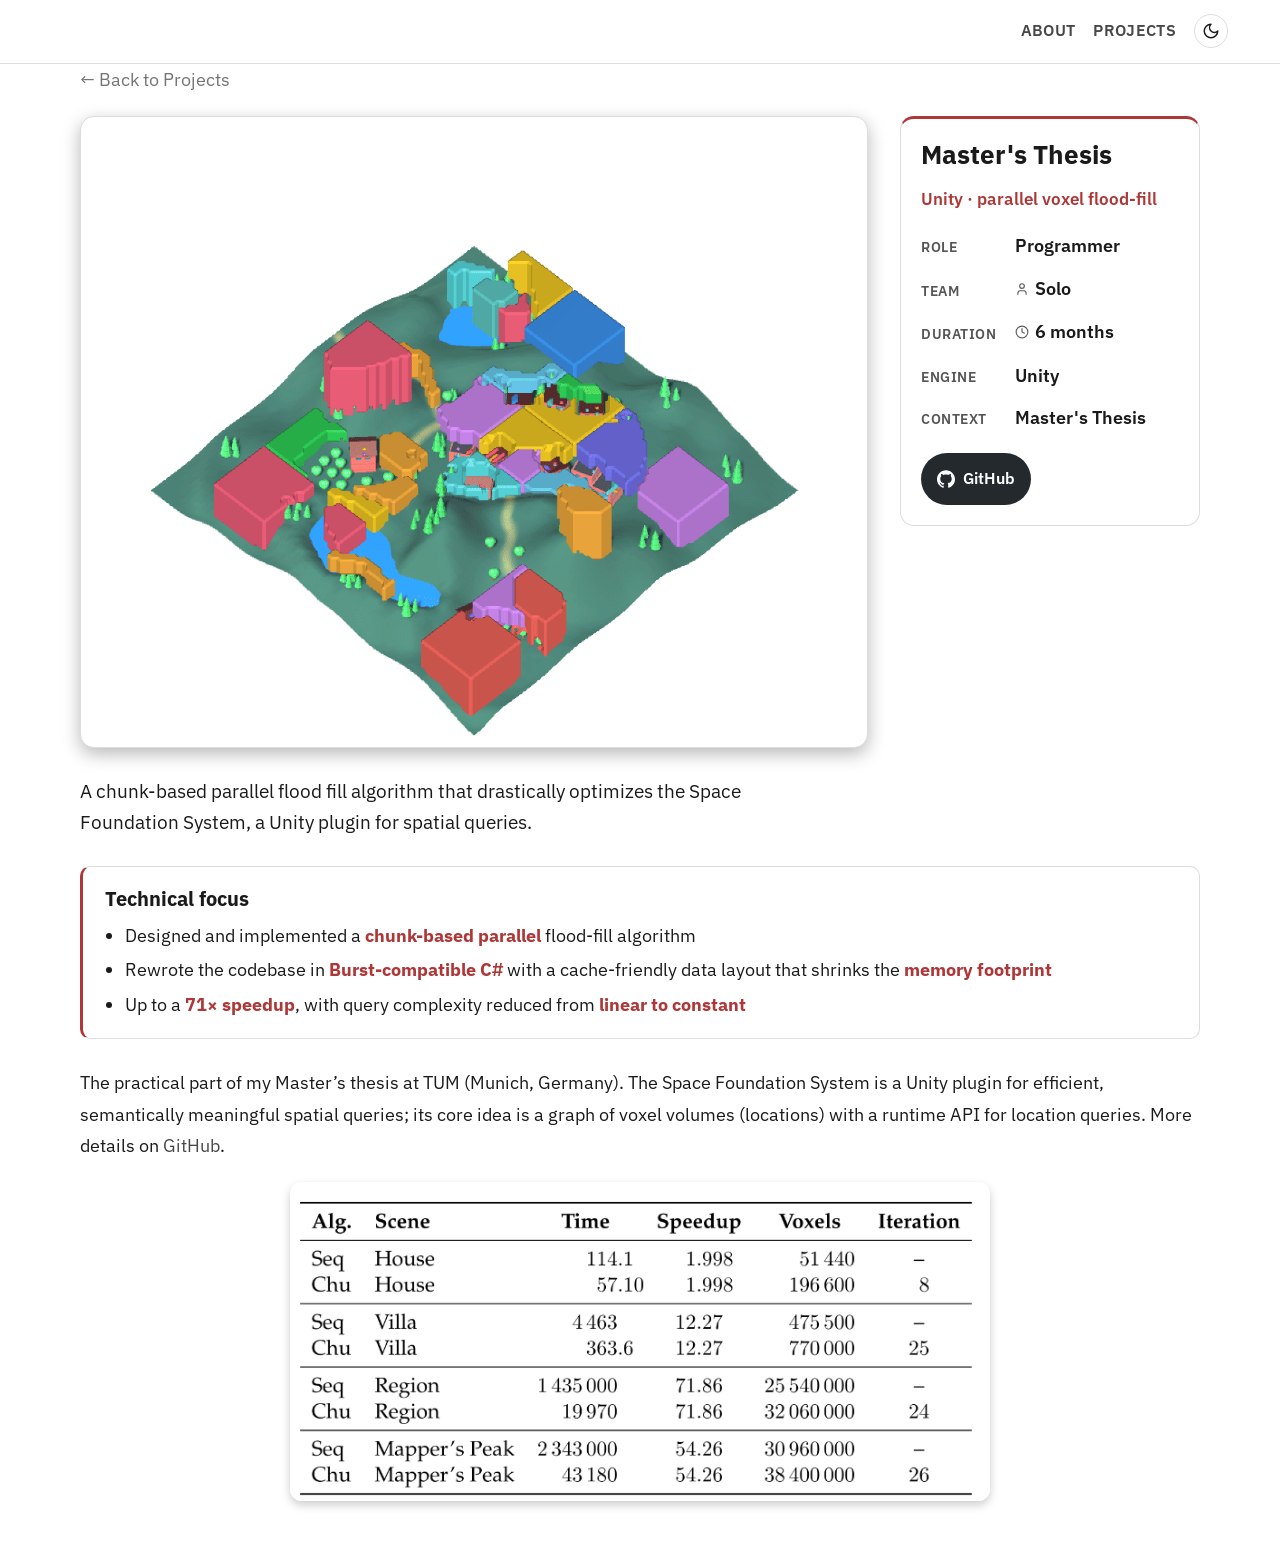
<file: engineering/sfs-thesis/index.html>
<!DOCTYPE html><html lang="en"> <head><meta charset="utf-8"><meta name="viewport" content="width=device-width,initial-scale=1.0"><link rel="icon" href="/favicon.ico"><link href="https://fonts.googleapis.com/css2?family=IBM+Plex+Sans:wght@300;400;500;600;700&display=swap" rel="stylesheet"><script>
      // No-flash theme boot: localStorage > system preference > dark (default).
      (function () {
        const stored = localStorage.getItem('theme');
        const systemLight = window.matchMedia('(prefers-color-scheme: light)').matches;
        const theme = stored ?? (systemLight ? 'light' : 'dark');
        if (theme === 'light') document.documentElement.dataset.theme = 'light';
      })();
    </script><title>Master&#39;s Thesis · Jonathan Bucher</title><meta name="description" content="A chunk-based parallel flood fill algorithm that drastically optimizes the Space Foundation System, a Unity plugin for spatial queries."><meta property="og:title" content="Jonathan Bucher"><meta property="og:description" content="Software engineer &#38; game enthusiast passionate about graphics, performance, and creative tech."><meta property="og:url" content="https://sternfruchtschnuppe.github.io/engineering/sfs-thesis/"><meta property="og:image" content="/img/pp-final-round.png"><style>:root{--bg: #1c1c1c;--bg-alt: #232323;--bg-elevated: #2a2a2a;--text: #e6e6e6;--text-muted: #a8a8a8;--border: #3a3a3a;--link: var(--text);--max-width: 1200px;--font-sans: "IBM Plex Sans", Helvetica, Arial, sans-serif;--header-height: 64px;color-scheme:dark}:root[data-theme=light]{--bg: #ffffff;--bg-alt: #f5f5f5;--bg-elevated: #ffffff;--text: #1a1a1a;--text-muted: #555555;--border: #dddddd;--link: #1a1a1a;color-scheme:light}*{box-sizing:border-box}html{scroll-behavior:smooth}body{margin:0;background-color:var(--bg);color:var(--text);font-family:var(--font-sans);font-size:1.1em;line-height:1.6em;font-weight:400;-webkit-font-smoothing:antialiased;-moz-osx-font-smoothing:grayscale;transition:background-color .2s ease,color .2s ease;overflow-x:clip}h1,h2,h3,h4,h5{text-align:left;color:var(--text);font-family:var(--font-sans);font-weight:700;line-height:1.2em;margin:0}h1{font-size:2.5em;margin-bottom:12px;line-height:1.1em}h2{font-size:1.8em;margin-bottom:24px}a{color:var(--link);text-decoration:none;opacity:.8}a:hover{opacity:1}img,video{max-width:100%}.container{width:100%;max-width:var(--max-width);margin:0 auto;padding:12px}section[id]{scroll-margin-top:calc(var(--header-height) + 12px)}.section{padding:60px 12px}.section--alt{background-color:var(--bg-alt)}@media only screen and (min-width:620px){body{line-height:1.8em}.container{padding:0 40px}.section{padding:80px 40px}}.paragraph{margin:0 0 20px}.paragraph.center,.center{text-align:center}.image-single{display:flex;justify-content:center;margin:20px 0}.image-single img,.image-single video{border-radius:12px;max-width:700px;width:100%;height:auto;box-shadow:0 4px 10px #0003}.image-single iframe.youtube{width:100%;max-width:700px;aspect-ratio:16 / 9;border:0;border-radius:12px;box-shadow:0 4px 10px #0003}.image-gallery-portrait{display:flex;justify-content:center;flex-wrap:wrap;gap:15px;max-width:700px;margin:20px auto}.image-gallery-portrait img,.image-gallery-portrait video{border-radius:12px;max-width:220px;width:100%;height:auto;box-shadow:0 4px 10px #0003;flex:1 1 220px}.image-gallery-landscape{display:flex;justify-content:center;flex-wrap:wrap;gap:15px;max-width:900px;margin:20px auto}.image-gallery-landscape img,.image-gallery-landscape video{border-radius:12px;max-width:400px;width:100%;height:auto;box-shadow:0 4px 10px #0003;flex:1 1 300px}ul{line-height:1.7em}.header[data-astro-cid-3ef6ksr2]{position:sticky;top:0;z-index:50;height:var(--header-height);background-color:color-mix(in srgb,var(--bg) 85%,transparent);backdrop-filter:blur(8px);border-bottom:1px solid var(--border)}.header-inner[data-astro-cid-3ef6ksr2]{max-width:var(--max-width);margin:0 auto;height:100%;padding:0 12px;display:flex;align-items:center;justify-content:flex-end;gap:16px}.nav-bar[data-astro-cid-3ef6ksr2]{display:flex;align-items:center;gap:18px}.nav-link[data-astro-cid-3ef6ksr2]{text-transform:uppercase;font-size:.9em;font-weight:600;letter-spacing:.02em;white-space:nowrap;padding:4px 0;border-bottom:2px solid transparent}.nav-link[data-astro-cid-3ef6ksr2].active{border-bottom-color:var(--text);opacity:1}.theme-toggle[data-astro-cid-3ef6ksr2]{display:inline-flex;align-items:center;justify-content:center;width:34px;height:34px;border:1px solid var(--border);border-radius:9999px;background:transparent;color:var(--text);cursor:pointer}.theme-toggle[data-astro-cid-3ef6ksr2]:hover{opacity:.8}.theme-icon--sun[data-astro-cid-3ef6ksr2]{display:inline-flex}.theme-icon--moon[data-astro-cid-3ef6ksr2]{display:none}:root[data-theme=light] .theme-icon--sun[data-astro-cid-3ef6ksr2]{display:none}:root[data-theme=light] .theme-icon--moon[data-astro-cid-3ef6ksr2]{display:inline-flex}@media only screen and (max-width:619px){.nav-link[data-astro-cid-3ef6ksr2]{font-size:.8em}.nav-bar[data-astro-cid-3ef6ksr2]{gap:12px}}
.project-detail[data-astro-cid-ovdrvj3f]{margin-bottom:40px}.hero[data-astro-cid-ovdrvj3f]{display:grid;grid-template-columns:1fr;gap:24px;align-items:start;margin-bottom:28px}@media only screen and (min-width:820px){.hero[data-astro-cid-ovdrvj3f]{grid-template-columns:minmax(0,1fr) 300px;gap:32px}}.hero-media[data-astro-cid-ovdrvj3f]{border-radius:14px;overflow:hidden;box-shadow:0 6px 18px #00000047;border:1px solid var(--border);background:var(--bg-elevated);line-height:0}.hero-media[data-astro-cid-ovdrvj3f] img,.hero-media[data-astro-cid-ovdrvj3f] video{display:block;width:100%;max-height:70vh;height:auto;object-fit:contain}.hero-media[data-astro-cid-ovdrvj3f] iframe.youtube{display:block;width:100%;aspect-ratio:16 / 9;border:0;min-height:280px}.hero-info[data-astro-cid-ovdrvj3f]{display:flex;flex-direction:column;gap:14px;padding:20px;background:var(--bg-elevated);border:1px solid var(--border);border-top:3px solid var(--accent);border-radius:14px}.project-title[data-astro-cid-ovdrvj3f]{font-size:1.5em;line-height:1.2;color:var(--text);margin:0}.project-subtitle[data-astro-cid-ovdrvj3f]{margin:0;color:var(--accent);font-weight:600;font-size:.95em}.meta-list[data-astro-cid-ovdrvj3f]{margin:0;display:flex;flex-direction:column;gap:10px}.meta-row[data-astro-cid-ovdrvj3f]{display:grid;grid-template-columns:84px 1fr;gap:10px;align-items:baseline}.meta-list[data-astro-cid-ovdrvj3f] dt[data-astro-cid-ovdrvj3f]{color:var(--text-muted);font-size:.82em;font-weight:600;text-transform:uppercase;letter-spacing:.04em}.meta-list[data-astro-cid-ovdrvj3f] dd[data-astro-cid-ovdrvj3f]{margin:0;color:var(--text);font-weight:600;display:flex;align-items:center;gap:6px}.meta-list[data-astro-cid-ovdrvj3f] dd[data-astro-cid-ovdrvj3f] svg{opacity:.7}.links[data-astro-cid-ovdrvj3f]{display:flex;flex-wrap:wrap;gap:8px;margin-top:4px}.btn[data-astro-cid-ovdrvj3f]{display:inline-flex;align-items:center;gap:8px;padding:8px 14px;border-radius:9999px;font-size:.9em;font-weight:600;text-decoration:none;border:2px solid transparent;color:#fff;opacity:1;transition:.15s ease}.btn[data-astro-cid-ovdrvj3f]:hover{opacity:.9}.github-btn[data-astro-cid-ovdrvj3f]{background:#24292e}.itch-btn[data-astro-cid-ovdrvj3f]{background:#fa5c5c}.demo-btn[data-astro-cid-ovdrvj3f]{background:var(--accent)}.lead[data-astro-cid-ovdrvj3f]{margin:0 0 28px;font-size:1.1em;line-height:1.6;max-width:760px}.highlights[data-astro-cid-ovdrvj3f]{margin:0 0 28px;padding:20px 22px;background:var(--bg-elevated);border:1px solid var(--border);border-left:3px solid var(--accent);border-radius:10px}.highlights[data-astro-cid-ovdrvj3f] h2[data-astro-cid-ovdrvj3f]{font-size:1.15em;margin:0 0 12px;color:var(--text)}.highlights[data-astro-cid-ovdrvj3f] ul[data-astro-cid-ovdrvj3f]{margin:0;padding-left:20px;display:flex;flex-direction:column;gap:8px}.highlights[data-astro-cid-ovdrvj3f] li[data-astro-cid-ovdrvj3f]{line-height:1.5}.highlights[data-astro-cid-ovdrvj3f] strong{color:var(--accent)}.project-body[data-astro-cid-ovdrvj3f]{margin-top:8px}
.back-link[data-astro-cid-knrow3ug]{display:inline-block;margin-bottom:20px;opacity:.6}.back-link[data-astro-cid-knrow3ug]:hover{opacity:1}
</style></head> <body> <header class="header" data-astro-cid-3ef6ksr2> <div class="header-inner" data-astro-cid-3ef6ksr2> <nav class="nav-bar" data-astro-cid-3ef6ksr2> <a href="/#about" class="nav-link" data-astro-cid-3ef6ksr2> About </a><a href="/#projects" class="nav-link" data-astro-cid-3ef6ksr2> Projects </a> <button id="theme-toggle" class="theme-toggle" type="button" aria-label="Toggle dark mode" title="Toggle dark mode" data-astro-cid-3ef6ksr2> <span class="theme-icon theme-icon--moon" data-astro-cid-3ef6ksr2><svg xmlns="http://www.w3.org/2000/svg" width="18" height="18" viewBox="0 0 24 24" fill="none" stroke="currentColor" stroke-width="2" stroke-linecap="round" stroke-linejoin="round" aria-hidden="true"><path d="M12 3a6 6 0 0 0 9 9 9 9 0 1 1-9-9Z"/></svg></span> <span class="theme-icon theme-icon--sun" data-astro-cid-3ef6ksr2><svg xmlns="http://www.w3.org/2000/svg" width="18" height="18" viewBox="0 0 24 24" fill="none" stroke="currentColor" stroke-width="2" stroke-linecap="round" stroke-linejoin="round" aria-hidden="true"><circle cx="12" cy="12" r="4"/><path d="M12 2v2"/><path d="M12 20v2"/><path d="m4.93 4.93 1.41 1.41"/><path d="m17.66 17.66 1.41 1.41"/><path d="M2 12h2"/><path d="M20 12h2"/><path d="m6.34 17.66-1.41 1.41"/><path d="m19.07 4.93-1.41 1.41"/></svg></span> </button> </nav> </div> </header> <script type="module">const s=document.getElementById("theme-toggle"),t=document.documentElement,a=localStorage.getItem("theme"),i=window.matchMedia("(prefers-color-scheme: light)").matches,o=a??(i?"light":"dark");o==="light"&&(t.dataset.theme="light");const h=()=>{const e=t.dataset.theme==="light";s?.setAttribute("aria-pressed",String(e))};h();s?.addEventListener("click",()=>{const e=t.dataset.theme==="light";e?delete t.dataset.theme:t.dataset.theme="light",localStorage.setItem("theme",e?"dark":"light"),h()});</script>  <main class="container">  <a class="back-link" href="/#projects" data-astro-cid-knrow3ug>← Back to Projects</a> <div class="project-detail" style="--accent:#ae3737" data-astro-cid-ovdrvj3f> <section class="hero" data-astro-cid-ovdrvj3f> <div class="hero-media" data-astro-cid-ovdrvj3f>  <img src="/img/projects/p_reg.gif" alt="Master's Thesis" data-astro-cid-ovdrvj3f>  </div> <aside class="hero-info" data-astro-cid-ovdrvj3f> <h1 class="project-title" data-astro-cid-ovdrvj3f>Master&#39;s Thesis</h1> <p class="project-subtitle" data-astro-cid-ovdrvj3f>Unity · parallel voxel flood-fill</p> <dl class="meta-list" data-astro-cid-ovdrvj3f> <div class="meta-row" data-astro-cid-ovdrvj3f> <dt data-astro-cid-ovdrvj3f>Role</dt> <dd data-astro-cid-ovdrvj3f>  <span data-astro-cid-ovdrvj3f>Programmer</span> </dd> </div><div class="meta-row" data-astro-cid-ovdrvj3f> <dt data-astro-cid-ovdrvj3f>Team</dt> <dd data-astro-cid-ovdrvj3f> <svg xmlns="http://www.w3.org/2000/svg" width="14" height="14" viewBox="0 0 24 24" fill="none" stroke="currentColor" stroke-width="2" stroke-linecap="round" stroke-linejoin="round" aria-hidden="true"><path d="M19 21v-2a4 4 0 0 0-4-4H9a4 4 0 0 0-4 4v2"/><circle cx="12" cy="7" r="4"/></svg> <span data-astro-cid-ovdrvj3f>Solo</span> </dd> </div><div class="meta-row" data-astro-cid-ovdrvj3f> <dt data-astro-cid-ovdrvj3f>Duration</dt> <dd data-astro-cid-ovdrvj3f> <svg xmlns="http://www.w3.org/2000/svg" width="14" height="14" viewBox="0 0 24 24" fill="none" stroke="currentColor" stroke-width="2" stroke-linecap="round" stroke-linejoin="round" aria-hidden="true"><circle cx="12" cy="12" r="10"/><polyline points="12 6 12 12 16 14"/></svg> <span data-astro-cid-ovdrvj3f>6 months</span> </dd> </div><div class="meta-row" data-astro-cid-ovdrvj3f> <dt data-astro-cid-ovdrvj3f>Engine</dt> <dd data-astro-cid-ovdrvj3f>  <span data-astro-cid-ovdrvj3f>Unity</span> </dd> </div><div class="meta-row" data-astro-cid-ovdrvj3f> <dt data-astro-cid-ovdrvj3f>Context</dt> <dd data-astro-cid-ovdrvj3f>  <span data-astro-cid-ovdrvj3f>Master&#39;s Thesis</span> </dd> </div> </dl> <div class="links" data-astro-cid-ovdrvj3f> <a class="btn github-btn" href="https://github.com/Sternfruchtschnuppe/Masters-Thesis-SFS-Chunked-Parallel" target="_blank" rel="noopener" data-astro-cid-ovdrvj3f> <svg xmlns="http://www.w3.org/2000/svg" width="18" height="18" viewBox="0 0 24 24" fill="currentColor" stroke="none" stroke-linecap="round" stroke-linejoin="round" aria-hidden="true"><path d="M12 .297c-6.63 0-12 5.373-12 12 0 5.303 3.438 9.8 8.205 11.385.6.113.82-.258.82-.577 0-.285-.01-1.04-.015-2.04-3.338.724-4.042-1.61-4.042-1.61C4.422 18.07 3.633 17.7 3.633 17.7c-1.087-.744.084-.729.084-.729 1.205.084 1.838 1.236 1.838 1.236 1.07 1.835 2.809 1.305 3.495.998.108-.776.417-1.305.76-1.605-2.665-.3-5.466-1.332-5.466-5.93 0-1.31.465-2.38 1.235-3.22-.135-.303-.54-1.523.105-3.176 0 0 1.005-.322 3.3 1.23.96-.267 1.98-.399 3-.405 1.02.006 2.04.138 3 .405 2.28-1.552 3.285-1.23 3.285-1.23.645 1.653.24 2.873.12 3.176.765.84 1.23 1.91 1.23 3.22 0 4.61-2.805 5.625-5.475 5.92.42.36.81 1.096.81 2.22 0 1.606-.015 2.896-.015 3.286 0 .315.21.69.825.57C20.565 22.092 24 17.592 24 12.297c0-6.627-5.373-12-12-12"/></svg> GitHub
</a>   </div> </aside> </section> <p class="lead" data-astro-cid-ovdrvj3f>A chunk-based parallel flood fill algorithm that drastically optimizes the Space Foundation System, a Unity plugin for spatial queries.</p> <section class="highlights" data-astro-cid-ovdrvj3f> <h2 data-astro-cid-ovdrvj3f>Technical focus</h2> <ul data-astro-cid-ovdrvj3f> <li data-astro-cid-ovdrvj3f>Designed and implemented a <strong>chunk-based parallel</strong> flood-fill algorithm</li><li data-astro-cid-ovdrvj3f>Rewrote the codebase in <strong>Burst-compatible C#</strong> with a cache-friendly data layout that shrinks the <strong>memory footprint</strong></li><li data-astro-cid-ovdrvj3f>Up to a <strong>71× speedup</strong>, with query complexity reduced from <strong>linear to constant</strong></li> </ul> </section> <div class="project-body" data-astro-cid-ovdrvj3f>  <div class="paragraph"><p>The practical part of my Master’s thesis at TUM (Munich, Germany). The Space Foundation System is a Unity plugin for efficient, semantically meaningful spatial queries; its core idea is a graph of voxel volumes (locations) with a runtime API for location queries. More details on <a href="https://github.com/Sternfruchtschnuppe/Masters-Thesis-SFS-Chunked-Parallel">GitHub</a>.</p></div>
<div class="image-single"><img src="/img/projects/sfs-bench.png" alt="SFS benchmark"/></div>  </div> </div>   </main> </body></html>
</file>
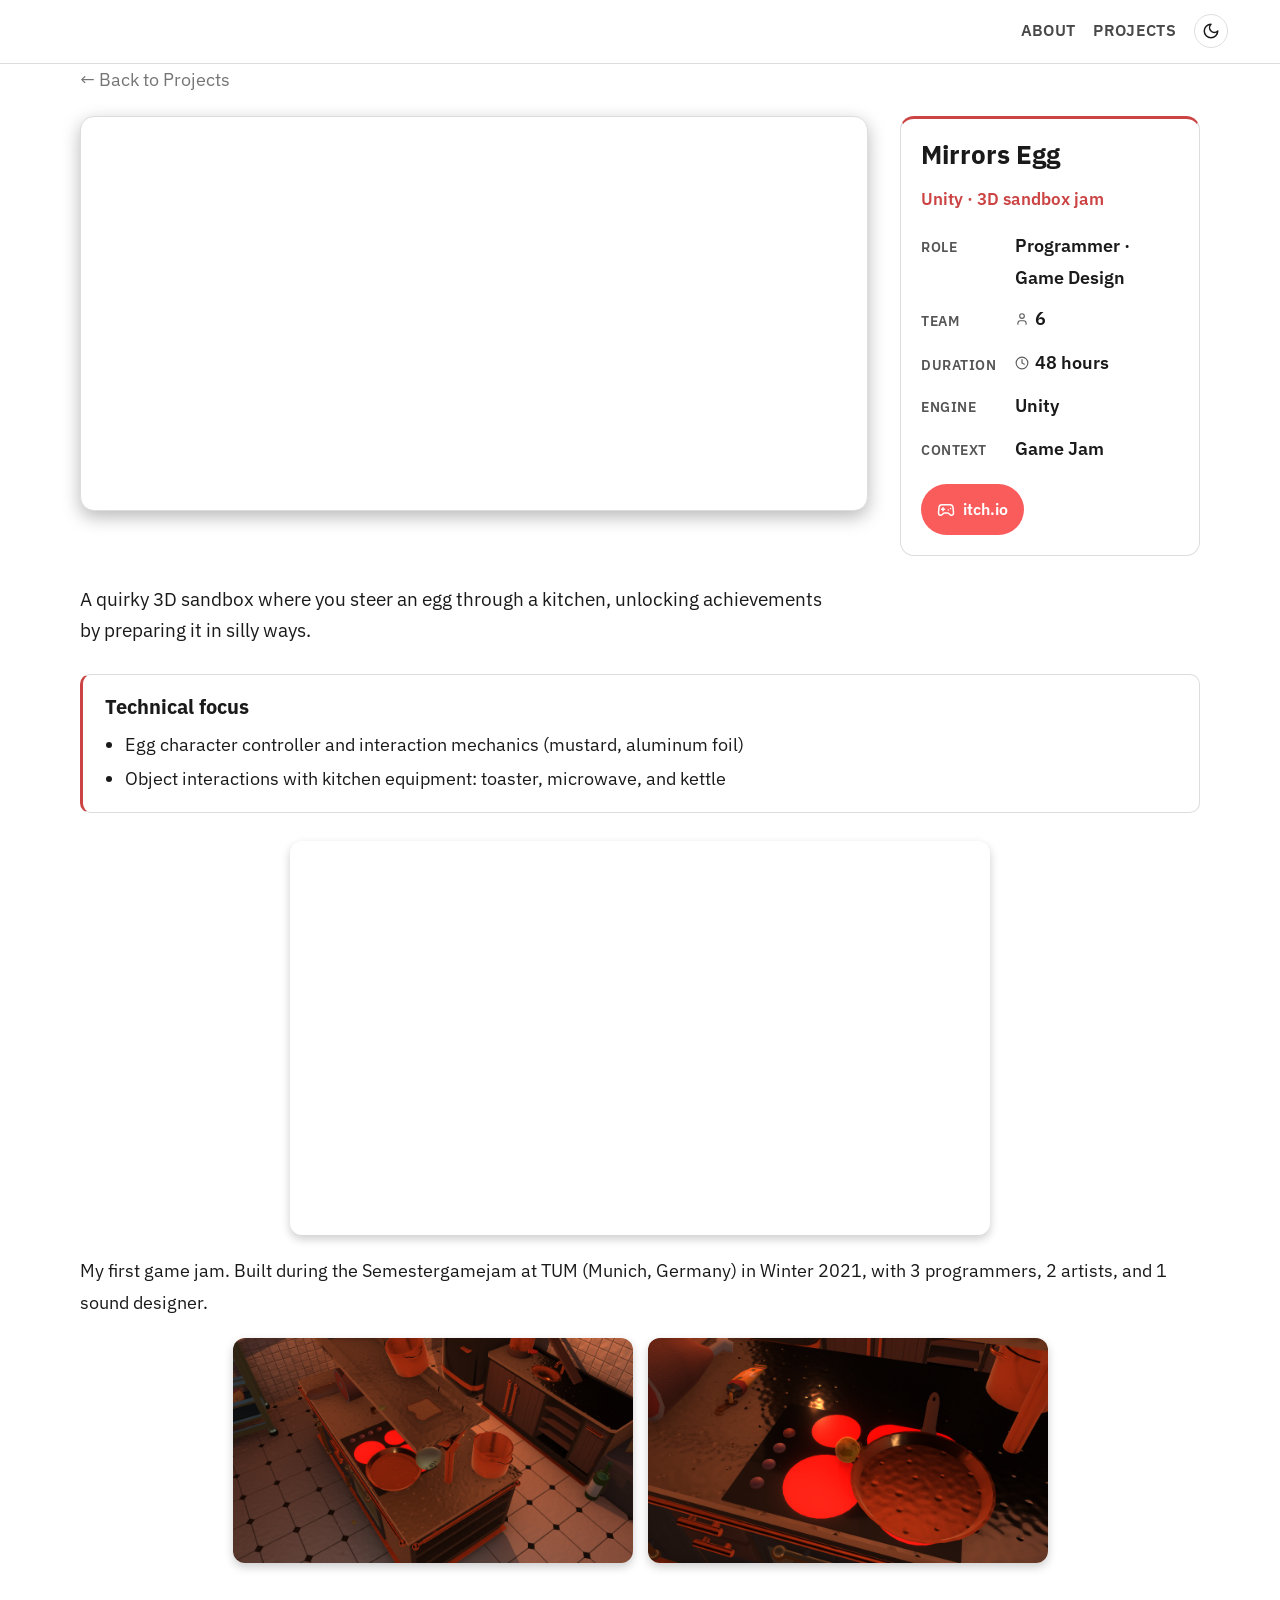
<file: games/mirrors-egg/index.html>
<!DOCTYPE html><html lang="en"> <head><meta charset="utf-8"><meta name="viewport" content="width=device-width,initial-scale=1.0"><link rel="icon" href="/favicon.ico"><link href="https://fonts.googleapis.com/css2?family=IBM+Plex+Sans:wght@300;400;500;600;700&display=swap" rel="stylesheet"><script>
      // No-flash theme boot: localStorage > system preference > dark (default).
      (function () {
        const stored = localStorage.getItem('theme');
        const systemLight = window.matchMedia('(prefers-color-scheme: light)').matches;
        const theme = stored ?? (systemLight ? 'light' : 'dark');
        if (theme === 'light') document.documentElement.dataset.theme = 'light';
      })();
    </script><title>Mirrors Egg · Jonathan Bucher</title><meta name="description" content="A quirky 3D sandbox where you steer an egg through a kitchen, unlocking achievements by preparing it in silly ways."><meta property="og:title" content="Jonathan Bucher"><meta property="og:description" content="Software engineer &#38; game enthusiast passionate about graphics, performance, and creative tech."><meta property="og:url" content="https://sternfruchtschnuppe.github.io/games/mirrors-egg/"><meta property="og:image" content="/img/pp-final-round.png"><style>:root{--bg: #1c1c1c;--bg-alt: #232323;--bg-elevated: #2a2a2a;--text: #e6e6e6;--text-muted: #a8a8a8;--border: #3a3a3a;--link: var(--text);--max-width: 1200px;--font-sans: "IBM Plex Sans", Helvetica, Arial, sans-serif;--header-height: 64px;color-scheme:dark}:root[data-theme=light]{--bg: #ffffff;--bg-alt: #f5f5f5;--bg-elevated: #ffffff;--text: #1a1a1a;--text-muted: #555555;--border: #dddddd;--link: #1a1a1a;color-scheme:light}*{box-sizing:border-box}html{scroll-behavior:smooth}body{margin:0;background-color:var(--bg);color:var(--text);font-family:var(--font-sans);font-size:1.1em;line-height:1.6em;font-weight:400;-webkit-font-smoothing:antialiased;-moz-osx-font-smoothing:grayscale;transition:background-color .2s ease,color .2s ease;overflow-x:clip}h1,h2,h3,h4,h5{text-align:left;color:var(--text);font-family:var(--font-sans);font-weight:700;line-height:1.2em;margin:0}h1{font-size:2.5em;margin-bottom:12px;line-height:1.1em}h2{font-size:1.8em;margin-bottom:24px}a{color:var(--link);text-decoration:none;opacity:.8}a:hover{opacity:1}img,video{max-width:100%}.container{width:100%;max-width:var(--max-width);margin:0 auto;padding:12px}section[id]{scroll-margin-top:calc(var(--header-height) + 12px)}.section{padding:60px 12px}.section--alt{background-color:var(--bg-alt)}@media only screen and (min-width:620px){body{line-height:1.8em}.container{padding:0 40px}.section{padding:80px 40px}}.paragraph{margin:0 0 20px}.paragraph.center,.center{text-align:center}.image-single{display:flex;justify-content:center;margin:20px 0}.image-single img,.image-single video{border-radius:12px;max-width:700px;width:100%;height:auto;box-shadow:0 4px 10px #0003}.image-single iframe.youtube{width:100%;max-width:700px;aspect-ratio:16 / 9;border:0;border-radius:12px;box-shadow:0 4px 10px #0003}.image-gallery-portrait{display:flex;justify-content:center;flex-wrap:wrap;gap:15px;max-width:700px;margin:20px auto}.image-gallery-portrait img,.image-gallery-portrait video{border-radius:12px;max-width:220px;width:100%;height:auto;box-shadow:0 4px 10px #0003;flex:1 1 220px}.image-gallery-landscape{display:flex;justify-content:center;flex-wrap:wrap;gap:15px;max-width:900px;margin:20px auto}.image-gallery-landscape img,.image-gallery-landscape video{border-radius:12px;max-width:400px;width:100%;height:auto;box-shadow:0 4px 10px #0003;flex:1 1 300px}ul{line-height:1.7em}.header[data-astro-cid-3ef6ksr2]{position:sticky;top:0;z-index:50;height:var(--header-height);background-color:color-mix(in srgb,var(--bg) 85%,transparent);backdrop-filter:blur(8px);border-bottom:1px solid var(--border)}.header-inner[data-astro-cid-3ef6ksr2]{max-width:var(--max-width);margin:0 auto;height:100%;padding:0 12px;display:flex;align-items:center;justify-content:flex-end;gap:16px}.nav-bar[data-astro-cid-3ef6ksr2]{display:flex;align-items:center;gap:18px}.nav-link[data-astro-cid-3ef6ksr2]{text-transform:uppercase;font-size:.9em;font-weight:600;letter-spacing:.02em;white-space:nowrap;padding:4px 0;border-bottom:2px solid transparent}.nav-link[data-astro-cid-3ef6ksr2].active{border-bottom-color:var(--text);opacity:1}.theme-toggle[data-astro-cid-3ef6ksr2]{display:inline-flex;align-items:center;justify-content:center;width:34px;height:34px;border:1px solid var(--border);border-radius:9999px;background:transparent;color:var(--text);cursor:pointer}.theme-toggle[data-astro-cid-3ef6ksr2]:hover{opacity:.8}.theme-icon--sun[data-astro-cid-3ef6ksr2]{display:inline-flex}.theme-icon--moon[data-astro-cid-3ef6ksr2]{display:none}:root[data-theme=light] .theme-icon--sun[data-astro-cid-3ef6ksr2]{display:none}:root[data-theme=light] .theme-icon--moon[data-astro-cid-3ef6ksr2]{display:inline-flex}@media only screen and (max-width:619px){.nav-link[data-astro-cid-3ef6ksr2]{font-size:.8em}.nav-bar[data-astro-cid-3ef6ksr2]{gap:12px}}
.project-detail[data-astro-cid-ovdrvj3f]{margin-bottom:40px}.hero[data-astro-cid-ovdrvj3f]{display:grid;grid-template-columns:1fr;gap:24px;align-items:start;margin-bottom:28px}@media only screen and (min-width:820px){.hero[data-astro-cid-ovdrvj3f]{grid-template-columns:minmax(0,1fr) 300px;gap:32px}}.hero-media[data-astro-cid-ovdrvj3f]{border-radius:14px;overflow:hidden;box-shadow:0 6px 18px #00000047;border:1px solid var(--border);background:var(--bg-elevated);line-height:0}.hero-media[data-astro-cid-ovdrvj3f] img,.hero-media[data-astro-cid-ovdrvj3f] video{display:block;width:100%;max-height:70vh;height:auto;object-fit:contain}.hero-media[data-astro-cid-ovdrvj3f] iframe.youtube{display:block;width:100%;aspect-ratio:16 / 9;border:0;min-height:280px}.hero-info[data-astro-cid-ovdrvj3f]{display:flex;flex-direction:column;gap:14px;padding:20px;background:var(--bg-elevated);border:1px solid var(--border);border-top:3px solid var(--accent);border-radius:14px}.project-title[data-astro-cid-ovdrvj3f]{font-size:1.5em;line-height:1.2;color:var(--text);margin:0}.project-subtitle[data-astro-cid-ovdrvj3f]{margin:0;color:var(--accent);font-weight:600;font-size:.95em}.meta-list[data-astro-cid-ovdrvj3f]{margin:0;display:flex;flex-direction:column;gap:10px}.meta-row[data-astro-cid-ovdrvj3f]{display:grid;grid-template-columns:84px 1fr;gap:10px;align-items:baseline}.meta-list[data-astro-cid-ovdrvj3f] dt[data-astro-cid-ovdrvj3f]{color:var(--text-muted);font-size:.82em;font-weight:600;text-transform:uppercase;letter-spacing:.04em}.meta-list[data-astro-cid-ovdrvj3f] dd[data-astro-cid-ovdrvj3f]{margin:0;color:var(--text);font-weight:600;display:flex;align-items:center;gap:6px}.meta-list[data-astro-cid-ovdrvj3f] dd[data-astro-cid-ovdrvj3f] svg{opacity:.7}.links[data-astro-cid-ovdrvj3f]{display:flex;flex-wrap:wrap;gap:8px;margin-top:4px}.btn[data-astro-cid-ovdrvj3f]{display:inline-flex;align-items:center;gap:8px;padding:8px 14px;border-radius:9999px;font-size:.9em;font-weight:600;text-decoration:none;border:2px solid transparent;color:#fff;opacity:1;transition:.15s ease}.btn[data-astro-cid-ovdrvj3f]:hover{opacity:.9}.github-btn[data-astro-cid-ovdrvj3f]{background:#24292e}.itch-btn[data-astro-cid-ovdrvj3f]{background:#fa5c5c}.demo-btn[data-astro-cid-ovdrvj3f]{background:var(--accent)}.lead[data-astro-cid-ovdrvj3f]{margin:0 0 28px;font-size:1.1em;line-height:1.6;max-width:760px}.highlights[data-astro-cid-ovdrvj3f]{margin:0 0 28px;padding:20px 22px;background:var(--bg-elevated);border:1px solid var(--border);border-left:3px solid var(--accent);border-radius:10px}.highlights[data-astro-cid-ovdrvj3f] h2[data-astro-cid-ovdrvj3f]{font-size:1.15em;margin:0 0 12px;color:var(--text)}.highlights[data-astro-cid-ovdrvj3f] ul[data-astro-cid-ovdrvj3f]{margin:0;padding-left:20px;display:flex;flex-direction:column;gap:8px}.highlights[data-astro-cid-ovdrvj3f] li[data-astro-cid-ovdrvj3f]{line-height:1.5}.highlights[data-astro-cid-ovdrvj3f] strong{color:var(--accent)}.project-body[data-astro-cid-ovdrvj3f]{margin-top:8px}
.back-link[data-astro-cid-fiwjubto]{display:inline-block;margin-bottom:20px;opacity:.6}.back-link[data-astro-cid-fiwjubto]:hover{opacity:1}
</style></head> <body> <header class="header" data-astro-cid-3ef6ksr2> <div class="header-inner" data-astro-cid-3ef6ksr2> <nav class="nav-bar" data-astro-cid-3ef6ksr2> <a href="/#about" class="nav-link" data-astro-cid-3ef6ksr2> About </a><a href="/#projects" class="nav-link" data-astro-cid-3ef6ksr2> Projects </a> <button id="theme-toggle" class="theme-toggle" type="button" aria-label="Toggle dark mode" title="Toggle dark mode" data-astro-cid-3ef6ksr2> <span class="theme-icon theme-icon--moon" data-astro-cid-3ef6ksr2><svg xmlns="http://www.w3.org/2000/svg" width="18" height="18" viewBox="0 0 24 24" fill="none" stroke="currentColor" stroke-width="2" stroke-linecap="round" stroke-linejoin="round" aria-hidden="true"><path d="M12 3a6 6 0 0 0 9 9 9 9 0 1 1-9-9Z"/></svg></span> <span class="theme-icon theme-icon--sun" data-astro-cid-3ef6ksr2><svg xmlns="http://www.w3.org/2000/svg" width="18" height="18" viewBox="0 0 24 24" fill="none" stroke="currentColor" stroke-width="2" stroke-linecap="round" stroke-linejoin="round" aria-hidden="true"><circle cx="12" cy="12" r="4"/><path d="M12 2v2"/><path d="M12 20v2"/><path d="m4.93 4.93 1.41 1.41"/><path d="m17.66 17.66 1.41 1.41"/><path d="M2 12h2"/><path d="M20 12h2"/><path d="m6.34 17.66-1.41 1.41"/><path d="m19.07 4.93-1.41 1.41"/></svg></span> </button> </nav> </div> </header> <script type="module">const s=document.getElementById("theme-toggle"),t=document.documentElement,a=localStorage.getItem("theme"),i=window.matchMedia("(prefers-color-scheme: light)").matches,o=a??(i?"light":"dark");o==="light"&&(t.dataset.theme="light");const h=()=>{const e=t.dataset.theme==="light";s?.setAttribute("aria-pressed",String(e))};h();s?.addEventListener("click",()=>{const e=t.dataset.theme==="light";e?delete t.dataset.theme:t.dataset.theme="light",localStorage.setItem("theme",e?"dark":"light"),h()});</script>  <main class="container">  <a class="back-link" href="/#projects" data-astro-cid-fiwjubto>← Back to Projects</a> <div class="project-detail" style="--accent:#cb4343" data-astro-cid-ovdrvj3f> <section class="hero" data-astro-cid-ovdrvj3f> <div class="hero-media" data-astro-cid-ovdrvj3f> <video src="/img/projects/mirrors-egg_compressed.mp4" autoplay muted loop playsinline data-astro-cid-ovdrvj3f></video>   </div> <aside class="hero-info" data-astro-cid-ovdrvj3f> <h1 class="project-title" data-astro-cid-ovdrvj3f>Mirrors Egg</h1> <p class="project-subtitle" data-astro-cid-ovdrvj3f>Unity · 3D sandbox jam</p> <dl class="meta-list" data-astro-cid-ovdrvj3f> <div class="meta-row" data-astro-cid-ovdrvj3f> <dt data-astro-cid-ovdrvj3f>Role</dt> <dd data-astro-cid-ovdrvj3f>  <span data-astro-cid-ovdrvj3f>Programmer · Game Design</span> </dd> </div><div class="meta-row" data-astro-cid-ovdrvj3f> <dt data-astro-cid-ovdrvj3f>Team</dt> <dd data-astro-cid-ovdrvj3f> <svg xmlns="http://www.w3.org/2000/svg" width="14" height="14" viewBox="0 0 24 24" fill="none" stroke="currentColor" stroke-width="2" stroke-linecap="round" stroke-linejoin="round" aria-hidden="true"><path d="M19 21v-2a4 4 0 0 0-4-4H9a4 4 0 0 0-4 4v2"/><circle cx="12" cy="7" r="4"/></svg> <span data-astro-cid-ovdrvj3f>6</span> </dd> </div><div class="meta-row" data-astro-cid-ovdrvj3f> <dt data-astro-cid-ovdrvj3f>Duration</dt> <dd data-astro-cid-ovdrvj3f> <svg xmlns="http://www.w3.org/2000/svg" width="14" height="14" viewBox="0 0 24 24" fill="none" stroke="currentColor" stroke-width="2" stroke-linecap="round" stroke-linejoin="round" aria-hidden="true"><circle cx="12" cy="12" r="10"/><polyline points="12 6 12 12 16 14"/></svg> <span data-astro-cid-ovdrvj3f>48 hours</span> </dd> </div><div class="meta-row" data-astro-cid-ovdrvj3f> <dt data-astro-cid-ovdrvj3f>Engine</dt> <dd data-astro-cid-ovdrvj3f>  <span data-astro-cid-ovdrvj3f>Unity</span> </dd> </div><div class="meta-row" data-astro-cid-ovdrvj3f> <dt data-astro-cid-ovdrvj3f>Context</dt> <dd data-astro-cid-ovdrvj3f>  <span data-astro-cid-ovdrvj3f>Game Jam</span> </dd> </div> </dl> <div class="links" data-astro-cid-ovdrvj3f>  <a class="btn itch-btn" href="https://asklios.itch.io/mirrors-egg" target="_blank" rel="noopener" data-astro-cid-ovdrvj3f> <svg xmlns="http://www.w3.org/2000/svg" width="18" height="18" viewBox="0 0 24 24" fill="none" stroke="currentColor" stroke-width="2" stroke-linecap="round" stroke-linejoin="round" aria-hidden="true"><line x1="6" y1="11" x2="10" y2="11"/><line x1="8" y1="9" x2="8" y2="13"/><line x1="15" y1="12" x2="15.01" y2="12"/><line x1="18" y1="10" x2="18.01" y2="10"/><path d="M17.32 5H6.68a4 4 0 0 0-3.978 3.59c-.006.052-.01.101-.017.152C2.604 9.416 2 14.456 2 16a3 3 0 0 0 3 3c1 0 1.5-.5 2-1l1.414-1.414A2 2 0 0 1 9.828 16h4.344a2 2 0 0 1 1.414.586L17 18c.5.5 1 1 2 1a3 3 0 0 0 3-3c0-1.544-.604-6.584-.685-7.258-.007-.05-.011-.1-.017-.152A4 4 0 0 0 17.32 5z"/></svg> itch.io
</a>  </div> </aside> </section> <p class="lead" data-astro-cid-ovdrvj3f>A quirky 3D sandbox where you steer an egg through a kitchen, unlocking achievements by preparing it in silly ways.</p> <section class="highlights" data-astro-cid-ovdrvj3f> <h2 data-astro-cid-ovdrvj3f>Technical focus</h2> <ul data-astro-cid-ovdrvj3f> <li data-astro-cid-ovdrvj3f>Egg character controller and interaction mechanics (mustard, aluminum foil)</li><li data-astro-cid-ovdrvj3f>Object interactions with kitchen equipment: toaster, microwave, and kettle</li> </ul> </section> <div class="project-body" data-astro-cid-ovdrvj3f>  <div class="image-single"><iframe class="youtube" src="https://www.youtube.com/embed/W4GNHY0xkcI?si=E3DYEcz2noxD5P6U" frameborder="0" allowfullscreen></iframe></div>
<div class="paragraph"><p>My first game jam. Built during the Semestergamejam at TUM (Munich, Germany) in Winter 2021, with 3 programmers, 2 artists, and 1 sound designer.</p></div>
<div class="image-gallery-landscape"><img src="/img/projects/mirrors-egg1.png" alt="Mirrors Egg screenshot"/><img src="/img/projects/mirrors-egg2.png" alt="Mirrors Egg screenshot"/></div>  </div> </div>   </main> </body></html>
</file>
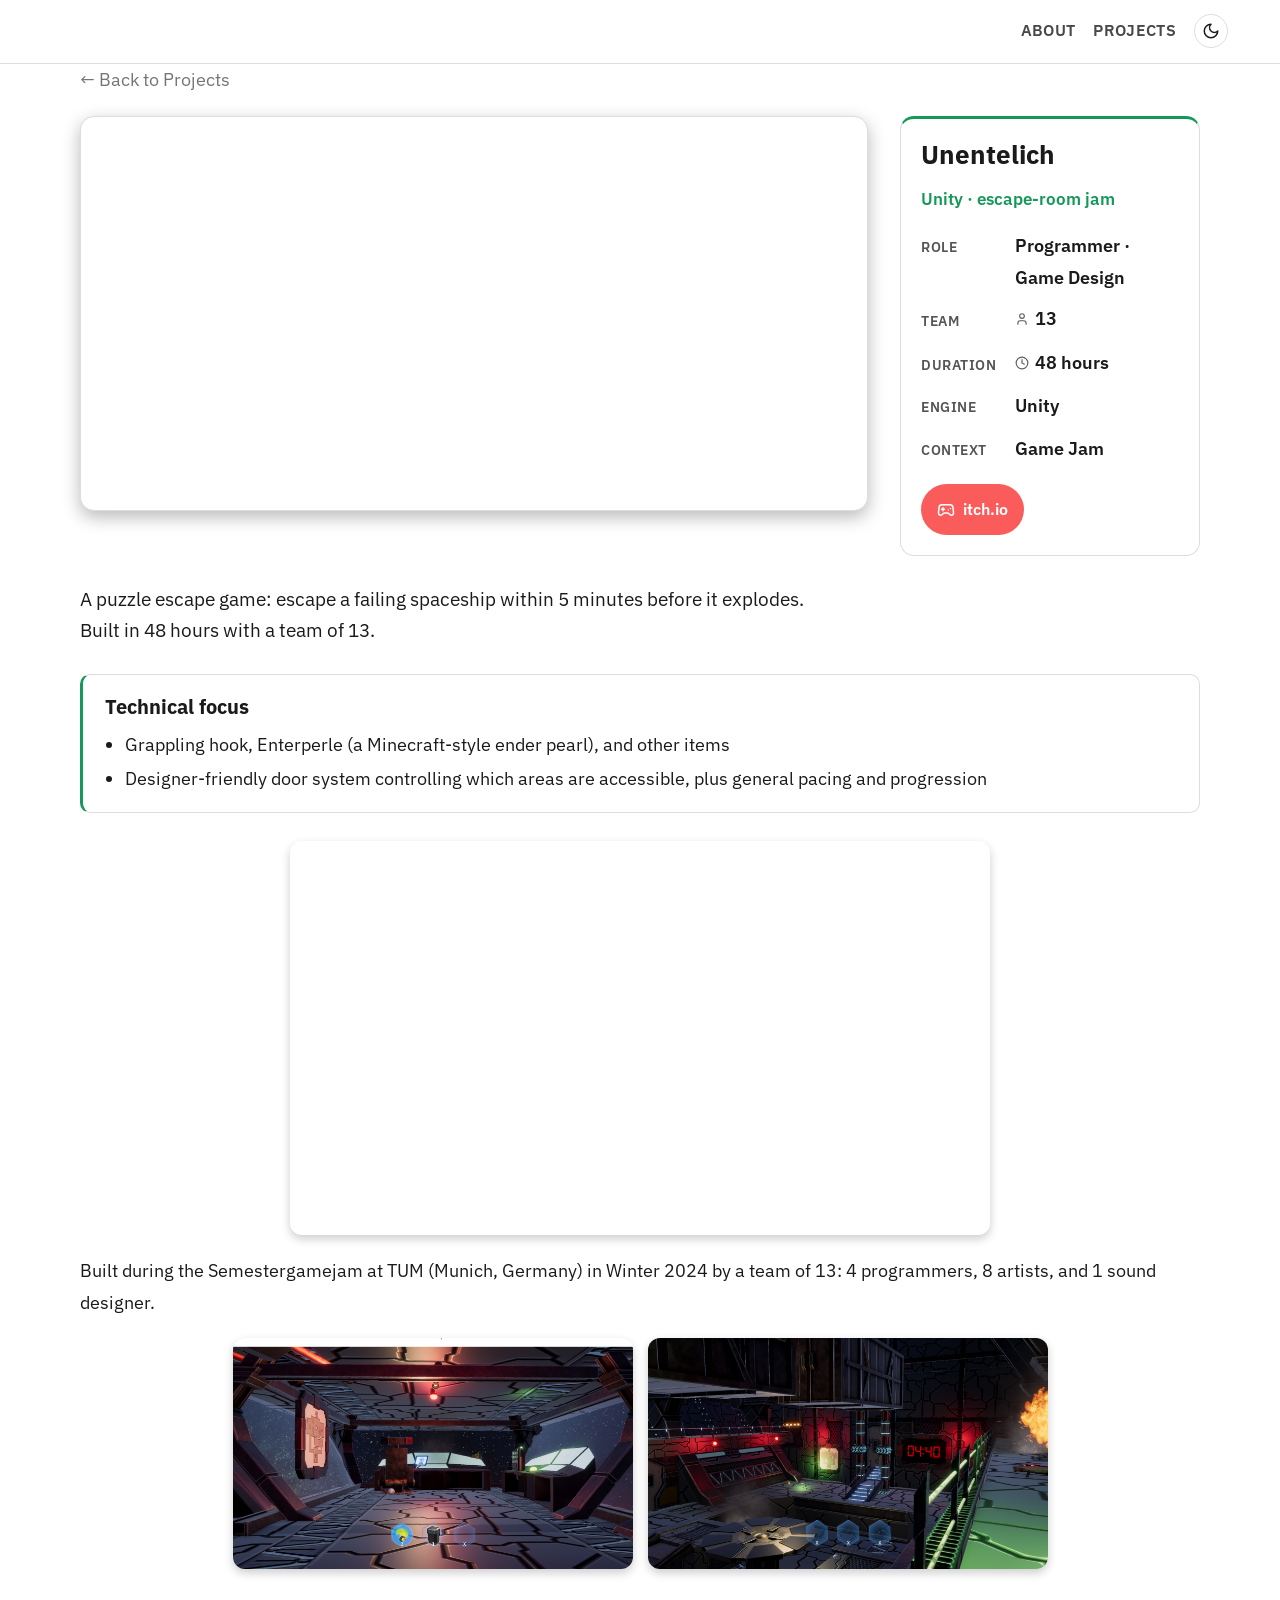
<file: games/unentelich/index.html>
<!DOCTYPE html><html lang="en"> <head><meta charset="utf-8"><meta name="viewport" content="width=device-width,initial-scale=1.0"><link rel="icon" href="/favicon.ico"><link href="https://fonts.googleapis.com/css2?family=IBM+Plex+Sans:wght@300;400;500;600;700&display=swap" rel="stylesheet"><script>
      // No-flash theme boot: localStorage > system preference > dark (default).
      (function () {
        const stored = localStorage.getItem('theme');
        const systemLight = window.matchMedia('(prefers-color-scheme: light)').matches;
        const theme = stored ?? (systemLight ? 'light' : 'dark');
        if (theme === 'light') document.documentElement.dataset.theme = 'light';
      })();
    </script><title>Unentelich · Jonathan Bucher</title><meta name="description" content="A puzzle escape game: escape a failing spaceship within 5 minutes before it explodes. Built in 48 hours with a team of 13."><meta property="og:title" content="Jonathan Bucher"><meta property="og:description" content="Software engineer &#38; game enthusiast passionate about graphics, performance, and creative tech."><meta property="og:url" content="https://sternfruchtschnuppe.github.io/games/unentelich/"><meta property="og:image" content="/img/pp-final-round.png"><style>:root{--bg: #1c1c1c;--bg-alt: #232323;--bg-elevated: #2a2a2a;--text: #e6e6e6;--text-muted: #a8a8a8;--border: #3a3a3a;--link: var(--text);--max-width: 1200px;--font-sans: "IBM Plex Sans", Helvetica, Arial, sans-serif;--header-height: 64px;color-scheme:dark}:root[data-theme=light]{--bg: #ffffff;--bg-alt: #f5f5f5;--bg-elevated: #ffffff;--text: #1a1a1a;--text-muted: #555555;--border: #dddddd;--link: #1a1a1a;color-scheme:light}*{box-sizing:border-box}html{scroll-behavior:smooth}body{margin:0;background-color:var(--bg);color:var(--text);font-family:var(--font-sans);font-size:1.1em;line-height:1.6em;font-weight:400;-webkit-font-smoothing:antialiased;-moz-osx-font-smoothing:grayscale;transition:background-color .2s ease,color .2s ease;overflow-x:clip}h1,h2,h3,h4,h5{text-align:left;color:var(--text);font-family:var(--font-sans);font-weight:700;line-height:1.2em;margin:0}h1{font-size:2.5em;margin-bottom:12px;line-height:1.1em}h2{font-size:1.8em;margin-bottom:24px}a{color:var(--link);text-decoration:none;opacity:.8}a:hover{opacity:1}img,video{max-width:100%}.container{width:100%;max-width:var(--max-width);margin:0 auto;padding:12px}section[id]{scroll-margin-top:calc(var(--header-height) + 12px)}.section{padding:60px 12px}.section--alt{background-color:var(--bg-alt)}@media only screen and (min-width:620px){body{line-height:1.8em}.container{padding:0 40px}.section{padding:80px 40px}}.paragraph{margin:0 0 20px}.paragraph.center,.center{text-align:center}.image-single{display:flex;justify-content:center;margin:20px 0}.image-single img,.image-single video{border-radius:12px;max-width:700px;width:100%;height:auto;box-shadow:0 4px 10px #0003}.image-single iframe.youtube{width:100%;max-width:700px;aspect-ratio:16 / 9;border:0;border-radius:12px;box-shadow:0 4px 10px #0003}.image-gallery-portrait{display:flex;justify-content:center;flex-wrap:wrap;gap:15px;max-width:700px;margin:20px auto}.image-gallery-portrait img,.image-gallery-portrait video{border-radius:12px;max-width:220px;width:100%;height:auto;box-shadow:0 4px 10px #0003;flex:1 1 220px}.image-gallery-landscape{display:flex;justify-content:center;flex-wrap:wrap;gap:15px;max-width:900px;margin:20px auto}.image-gallery-landscape img,.image-gallery-landscape video{border-radius:12px;max-width:400px;width:100%;height:auto;box-shadow:0 4px 10px #0003;flex:1 1 300px}ul{line-height:1.7em}.header[data-astro-cid-3ef6ksr2]{position:sticky;top:0;z-index:50;height:var(--header-height);background-color:color-mix(in srgb,var(--bg) 85%,transparent);backdrop-filter:blur(8px);border-bottom:1px solid var(--border)}.header-inner[data-astro-cid-3ef6ksr2]{max-width:var(--max-width);margin:0 auto;height:100%;padding:0 12px;display:flex;align-items:center;justify-content:flex-end;gap:16px}.nav-bar[data-astro-cid-3ef6ksr2]{display:flex;align-items:center;gap:18px}.nav-link[data-astro-cid-3ef6ksr2]{text-transform:uppercase;font-size:.9em;font-weight:600;letter-spacing:.02em;white-space:nowrap;padding:4px 0;border-bottom:2px solid transparent}.nav-link[data-astro-cid-3ef6ksr2].active{border-bottom-color:var(--text);opacity:1}.theme-toggle[data-astro-cid-3ef6ksr2]{display:inline-flex;align-items:center;justify-content:center;width:34px;height:34px;border:1px solid var(--border);border-radius:9999px;background:transparent;color:var(--text);cursor:pointer}.theme-toggle[data-astro-cid-3ef6ksr2]:hover{opacity:.8}.theme-icon--sun[data-astro-cid-3ef6ksr2]{display:inline-flex}.theme-icon--moon[data-astro-cid-3ef6ksr2]{display:none}:root[data-theme=light] .theme-icon--sun[data-astro-cid-3ef6ksr2]{display:none}:root[data-theme=light] .theme-icon--moon[data-astro-cid-3ef6ksr2]{display:inline-flex}@media only screen and (max-width:619px){.nav-link[data-astro-cid-3ef6ksr2]{font-size:.8em}.nav-bar[data-astro-cid-3ef6ksr2]{gap:12px}}
.project-detail[data-astro-cid-ovdrvj3f]{margin-bottom:40px}.hero[data-astro-cid-ovdrvj3f]{display:grid;grid-template-columns:1fr;gap:24px;align-items:start;margin-bottom:28px}@media only screen and (min-width:820px){.hero[data-astro-cid-ovdrvj3f]{grid-template-columns:minmax(0,1fr) 300px;gap:32px}}.hero-media[data-astro-cid-ovdrvj3f]{border-radius:14px;overflow:hidden;box-shadow:0 6px 18px #00000047;border:1px solid var(--border);background:var(--bg-elevated);line-height:0}.hero-media[data-astro-cid-ovdrvj3f] img,.hero-media[data-astro-cid-ovdrvj3f] video{display:block;width:100%;max-height:70vh;height:auto;object-fit:contain}.hero-media[data-astro-cid-ovdrvj3f] iframe.youtube{display:block;width:100%;aspect-ratio:16 / 9;border:0;min-height:280px}.hero-info[data-astro-cid-ovdrvj3f]{display:flex;flex-direction:column;gap:14px;padding:20px;background:var(--bg-elevated);border:1px solid var(--border);border-top:3px solid var(--accent);border-radius:14px}.project-title[data-astro-cid-ovdrvj3f]{font-size:1.5em;line-height:1.2;color:var(--text);margin:0}.project-subtitle[data-astro-cid-ovdrvj3f]{margin:0;color:var(--accent);font-weight:600;font-size:.95em}.meta-list[data-astro-cid-ovdrvj3f]{margin:0;display:flex;flex-direction:column;gap:10px}.meta-row[data-astro-cid-ovdrvj3f]{display:grid;grid-template-columns:84px 1fr;gap:10px;align-items:baseline}.meta-list[data-astro-cid-ovdrvj3f] dt[data-astro-cid-ovdrvj3f]{color:var(--text-muted);font-size:.82em;font-weight:600;text-transform:uppercase;letter-spacing:.04em}.meta-list[data-astro-cid-ovdrvj3f] dd[data-astro-cid-ovdrvj3f]{margin:0;color:var(--text);font-weight:600;display:flex;align-items:center;gap:6px}.meta-list[data-astro-cid-ovdrvj3f] dd[data-astro-cid-ovdrvj3f] svg{opacity:.7}.links[data-astro-cid-ovdrvj3f]{display:flex;flex-wrap:wrap;gap:8px;margin-top:4px}.btn[data-astro-cid-ovdrvj3f]{display:inline-flex;align-items:center;gap:8px;padding:8px 14px;border-radius:9999px;font-size:.9em;font-weight:600;text-decoration:none;border:2px solid transparent;color:#fff;opacity:1;transition:.15s ease}.btn[data-astro-cid-ovdrvj3f]:hover{opacity:.9}.github-btn[data-astro-cid-ovdrvj3f]{background:#24292e}.itch-btn[data-astro-cid-ovdrvj3f]{background:#fa5c5c}.demo-btn[data-astro-cid-ovdrvj3f]{background:var(--accent)}.lead[data-astro-cid-ovdrvj3f]{margin:0 0 28px;font-size:1.1em;line-height:1.6;max-width:760px}.highlights[data-astro-cid-ovdrvj3f]{margin:0 0 28px;padding:20px 22px;background:var(--bg-elevated);border:1px solid var(--border);border-left:3px solid var(--accent);border-radius:10px}.highlights[data-astro-cid-ovdrvj3f] h2[data-astro-cid-ovdrvj3f]{font-size:1.15em;margin:0 0 12px;color:var(--text)}.highlights[data-astro-cid-ovdrvj3f] ul[data-astro-cid-ovdrvj3f]{margin:0;padding-left:20px;display:flex;flex-direction:column;gap:8px}.highlights[data-astro-cid-ovdrvj3f] li[data-astro-cid-ovdrvj3f]{line-height:1.5}.highlights[data-astro-cid-ovdrvj3f] strong{color:var(--accent)}.project-body[data-astro-cid-ovdrvj3f]{margin-top:8px}
.back-link[data-astro-cid-fiwjubto]{display:inline-block;margin-bottom:20px;opacity:.6}.back-link[data-astro-cid-fiwjubto]:hover{opacity:1}
</style></head> <body> <header class="header" data-astro-cid-3ef6ksr2> <div class="header-inner" data-astro-cid-3ef6ksr2> <nav class="nav-bar" data-astro-cid-3ef6ksr2> <a href="/#about" class="nav-link" data-astro-cid-3ef6ksr2> About </a><a href="/#projects" class="nav-link" data-astro-cid-3ef6ksr2> Projects </a> <button id="theme-toggle" class="theme-toggle" type="button" aria-label="Toggle dark mode" title="Toggle dark mode" data-astro-cid-3ef6ksr2> <span class="theme-icon theme-icon--moon" data-astro-cid-3ef6ksr2><svg xmlns="http://www.w3.org/2000/svg" width="18" height="18" viewBox="0 0 24 24" fill="none" stroke="currentColor" stroke-width="2" stroke-linecap="round" stroke-linejoin="round" aria-hidden="true"><path d="M12 3a6 6 0 0 0 9 9 9 9 0 1 1-9-9Z"/></svg></span> <span class="theme-icon theme-icon--sun" data-astro-cid-3ef6ksr2><svg xmlns="http://www.w3.org/2000/svg" width="18" height="18" viewBox="0 0 24 24" fill="none" stroke="currentColor" stroke-width="2" stroke-linecap="round" stroke-linejoin="round" aria-hidden="true"><circle cx="12" cy="12" r="4"/><path d="M12 2v2"/><path d="M12 20v2"/><path d="m4.93 4.93 1.41 1.41"/><path d="m17.66 17.66 1.41 1.41"/><path d="M2 12h2"/><path d="M20 12h2"/><path d="m6.34 17.66-1.41 1.41"/><path d="m19.07 4.93-1.41 1.41"/></svg></span> </button> </nav> </div> </header> <script type="module">const s=document.getElementById("theme-toggle"),t=document.documentElement,a=localStorage.getItem("theme"),i=window.matchMedia("(prefers-color-scheme: light)").matches,o=a??(i?"light":"dark");o==="light"&&(t.dataset.theme="light");const h=()=>{const e=t.dataset.theme==="light";s?.setAttribute("aria-pressed",String(e))};h();s?.addEventListener("click",()=>{const e=t.dataset.theme==="light";e?delete t.dataset.theme:t.dataset.theme="light",localStorage.setItem("theme",e?"dark":"light"),h()});</script>  <main class="container">  <a class="back-link" href="/#projects" data-astro-cid-fiwjubto>← Back to Projects</a> <div class="project-detail" style="--accent:#159859" data-astro-cid-ovdrvj3f> <section class="hero" data-astro-cid-ovdrvj3f> <div class="hero-media" data-astro-cid-ovdrvj3f> <video src="/img/projects/unentelich_compressed.mp4" autoplay muted loop playsinline data-astro-cid-ovdrvj3f></video>   </div> <aside class="hero-info" data-astro-cid-ovdrvj3f> <h1 class="project-title" data-astro-cid-ovdrvj3f>Unentelich</h1> <p class="project-subtitle" data-astro-cid-ovdrvj3f>Unity · escape-room jam</p> <dl class="meta-list" data-astro-cid-ovdrvj3f> <div class="meta-row" data-astro-cid-ovdrvj3f> <dt data-astro-cid-ovdrvj3f>Role</dt> <dd data-astro-cid-ovdrvj3f>  <span data-astro-cid-ovdrvj3f>Programmer · Game Design</span> </dd> </div><div class="meta-row" data-astro-cid-ovdrvj3f> <dt data-astro-cid-ovdrvj3f>Team</dt> <dd data-astro-cid-ovdrvj3f> <svg xmlns="http://www.w3.org/2000/svg" width="14" height="14" viewBox="0 0 24 24" fill="none" stroke="currentColor" stroke-width="2" stroke-linecap="round" stroke-linejoin="round" aria-hidden="true"><path d="M19 21v-2a4 4 0 0 0-4-4H9a4 4 0 0 0-4 4v2"/><circle cx="12" cy="7" r="4"/></svg> <span data-astro-cid-ovdrvj3f>13</span> </dd> </div><div class="meta-row" data-astro-cid-ovdrvj3f> <dt data-astro-cid-ovdrvj3f>Duration</dt> <dd data-astro-cid-ovdrvj3f> <svg xmlns="http://www.w3.org/2000/svg" width="14" height="14" viewBox="0 0 24 24" fill="none" stroke="currentColor" stroke-width="2" stroke-linecap="round" stroke-linejoin="round" aria-hidden="true"><circle cx="12" cy="12" r="10"/><polyline points="12 6 12 12 16 14"/></svg> <span data-astro-cid-ovdrvj3f>48 hours</span> </dd> </div><div class="meta-row" data-astro-cid-ovdrvj3f> <dt data-astro-cid-ovdrvj3f>Engine</dt> <dd data-astro-cid-ovdrvj3f>  <span data-astro-cid-ovdrvj3f>Unity</span> </dd> </div><div class="meta-row" data-astro-cid-ovdrvj3f> <dt data-astro-cid-ovdrvj3f>Context</dt> <dd data-astro-cid-ovdrvj3f>  <span data-astro-cid-ovdrvj3f>Game Jam</span> </dd> </div> </dl> <div class="links" data-astro-cid-ovdrvj3f>  <a class="btn itch-btn" href="https://lyndeecylen.itch.io/unentelich" target="_blank" rel="noopener" data-astro-cid-ovdrvj3f> <svg xmlns="http://www.w3.org/2000/svg" width="18" height="18" viewBox="0 0 24 24" fill="none" stroke="currentColor" stroke-width="2" stroke-linecap="round" stroke-linejoin="round" aria-hidden="true"><line x1="6" y1="11" x2="10" y2="11"/><line x1="8" y1="9" x2="8" y2="13"/><line x1="15" y1="12" x2="15.01" y2="12"/><line x1="18" y1="10" x2="18.01" y2="10"/><path d="M17.32 5H6.68a4 4 0 0 0-3.978 3.59c-.006.052-.01.101-.017.152C2.604 9.416 2 14.456 2 16a3 3 0 0 0 3 3c1 0 1.5-.5 2-1l1.414-1.414A2 2 0 0 1 9.828 16h4.344a2 2 0 0 1 1.414.586L17 18c.5.5 1 1 2 1a3 3 0 0 0 3-3c0-1.544-.604-6.584-.685-7.258-.007-.05-.011-.1-.017-.152A4 4 0 0 0 17.32 5z"/></svg> itch.io
</a>  </div> </aside> </section> <p class="lead" data-astro-cid-ovdrvj3f>A puzzle escape game: escape a failing spaceship within 5 minutes before it explodes. Built in 48 hours with a team of 13.</p> <section class="highlights" data-astro-cid-ovdrvj3f> <h2 data-astro-cid-ovdrvj3f>Technical focus</h2> <ul data-astro-cid-ovdrvj3f> <li data-astro-cid-ovdrvj3f>Grappling hook, Enterperle (a Minecraft-style ender pearl), and other items</li><li data-astro-cid-ovdrvj3f>Designer-friendly door system controlling which areas are accessible, plus general pacing and progression</li> </ul> </section> <div class="project-body" data-astro-cid-ovdrvj3f>  <div class="image-single"><iframe class="youtube" src="https://www.youtube.com/embed/DPy34zBfJdk?si=-tptJs1tzym9_9Ot" frameborder="0" allowfullscreen></iframe></div>
<div class="paragraph"><p>Built during the Semestergamejam at TUM (Munich, Germany) in Winter 2024 by a team of 13: 4 programmers, 8 artists, and 1 sound designer.</p></div>
<div class="image-gallery-landscape"><img src="/img/projects/unentelich1.png" alt="Unentelich screenshot"/><img src="/img/projects/unentelich2.png" alt="Unentelich screenshot"/></div>  </div> </div>   </main> </body></html>
</file>
